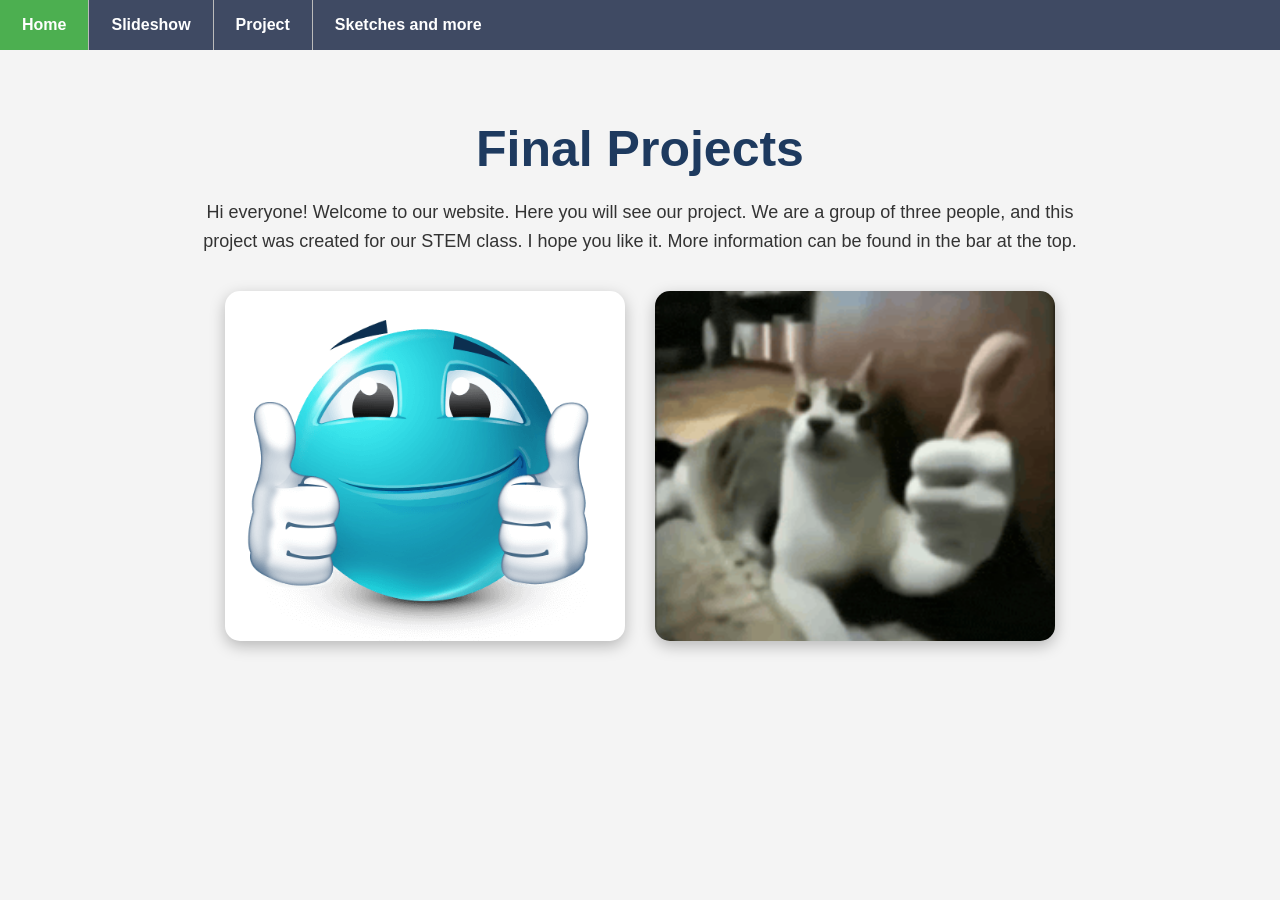
<file: index.html>
<html>
<head>
<title>Final Project</title>
<link rel="stylesheet" href="style.css">
</head>

<body>

<ul>
<li><a class="active" href="index.html">Home</a></li>
<li><a href="Slideshow.html">Slideshow</a></li>
<li><a href="JSK.html">Project</a></li>
<li><a href="Sketch.html">Sketches and more</a></li>
</ul>

<section class="hero">
<h1>Final Projects</h1>

<p>
Hi everyone! Welcome to our website. Here you will see our project.
We are a group of three people, and this project was created for our STEM class.
I hope you like it. More information can be found in the bar at the top.
</p>

<div class="images">
<img src="images/Thumbs.png" alt="Thumbs up image">
<img src="images/like-cat.gif" alt="Cat gif">
</div>
</section>

</body>
</html>
</file>
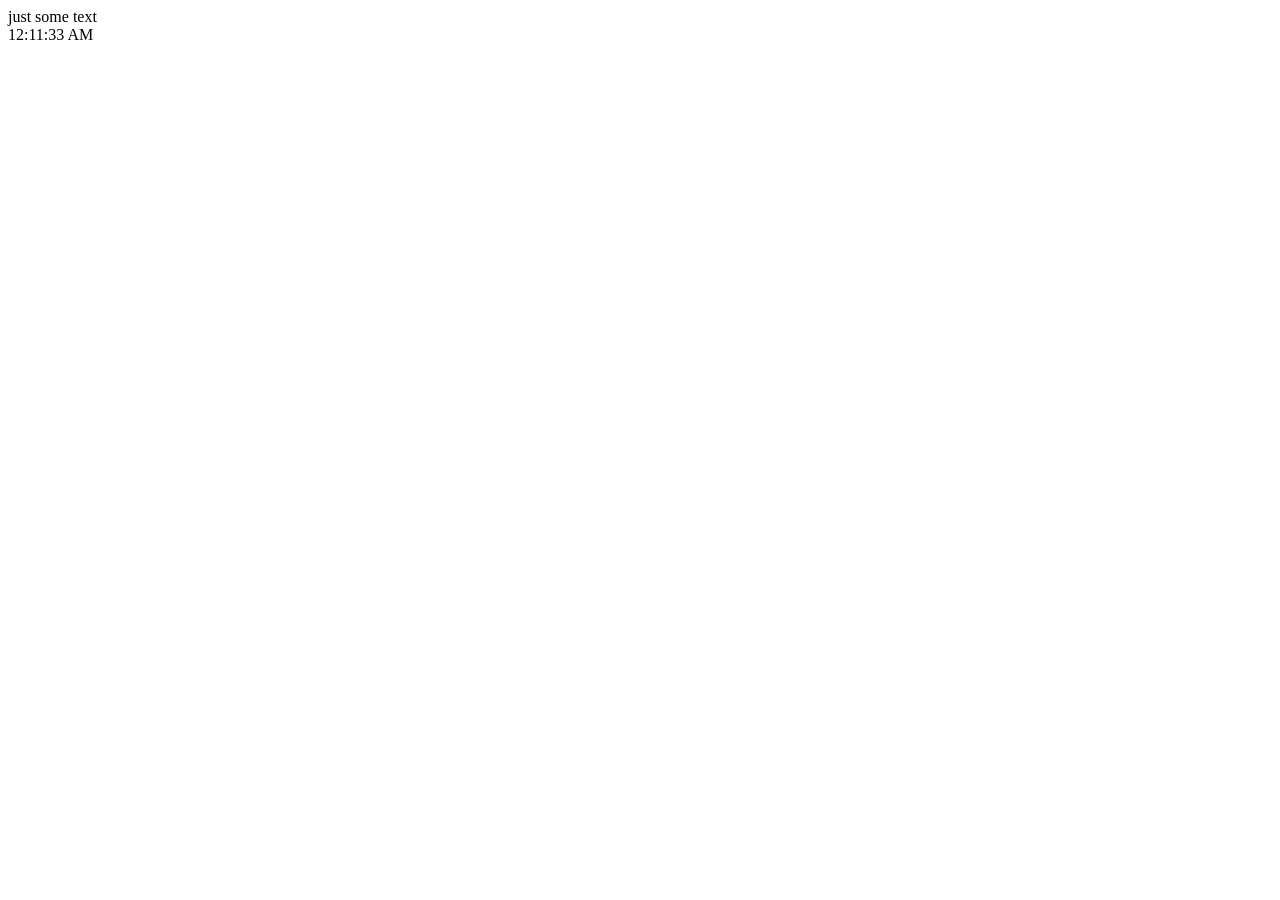
<file: index (1).html>
<HTML>
<HEAD>
<TITLE>
</TITLE>
</HEAD>
<BODY>
    just some text
    <div id="clock"></div>
    <script>
      function updateClock(){
         const now = new Date()
         document.getElementById("clock").innerText = now.toLocaleTimeString();
      }
      setInterval(updateClock,1000);
      updateClock(); 
    </script>
</BODY>
</HTML>
</file>
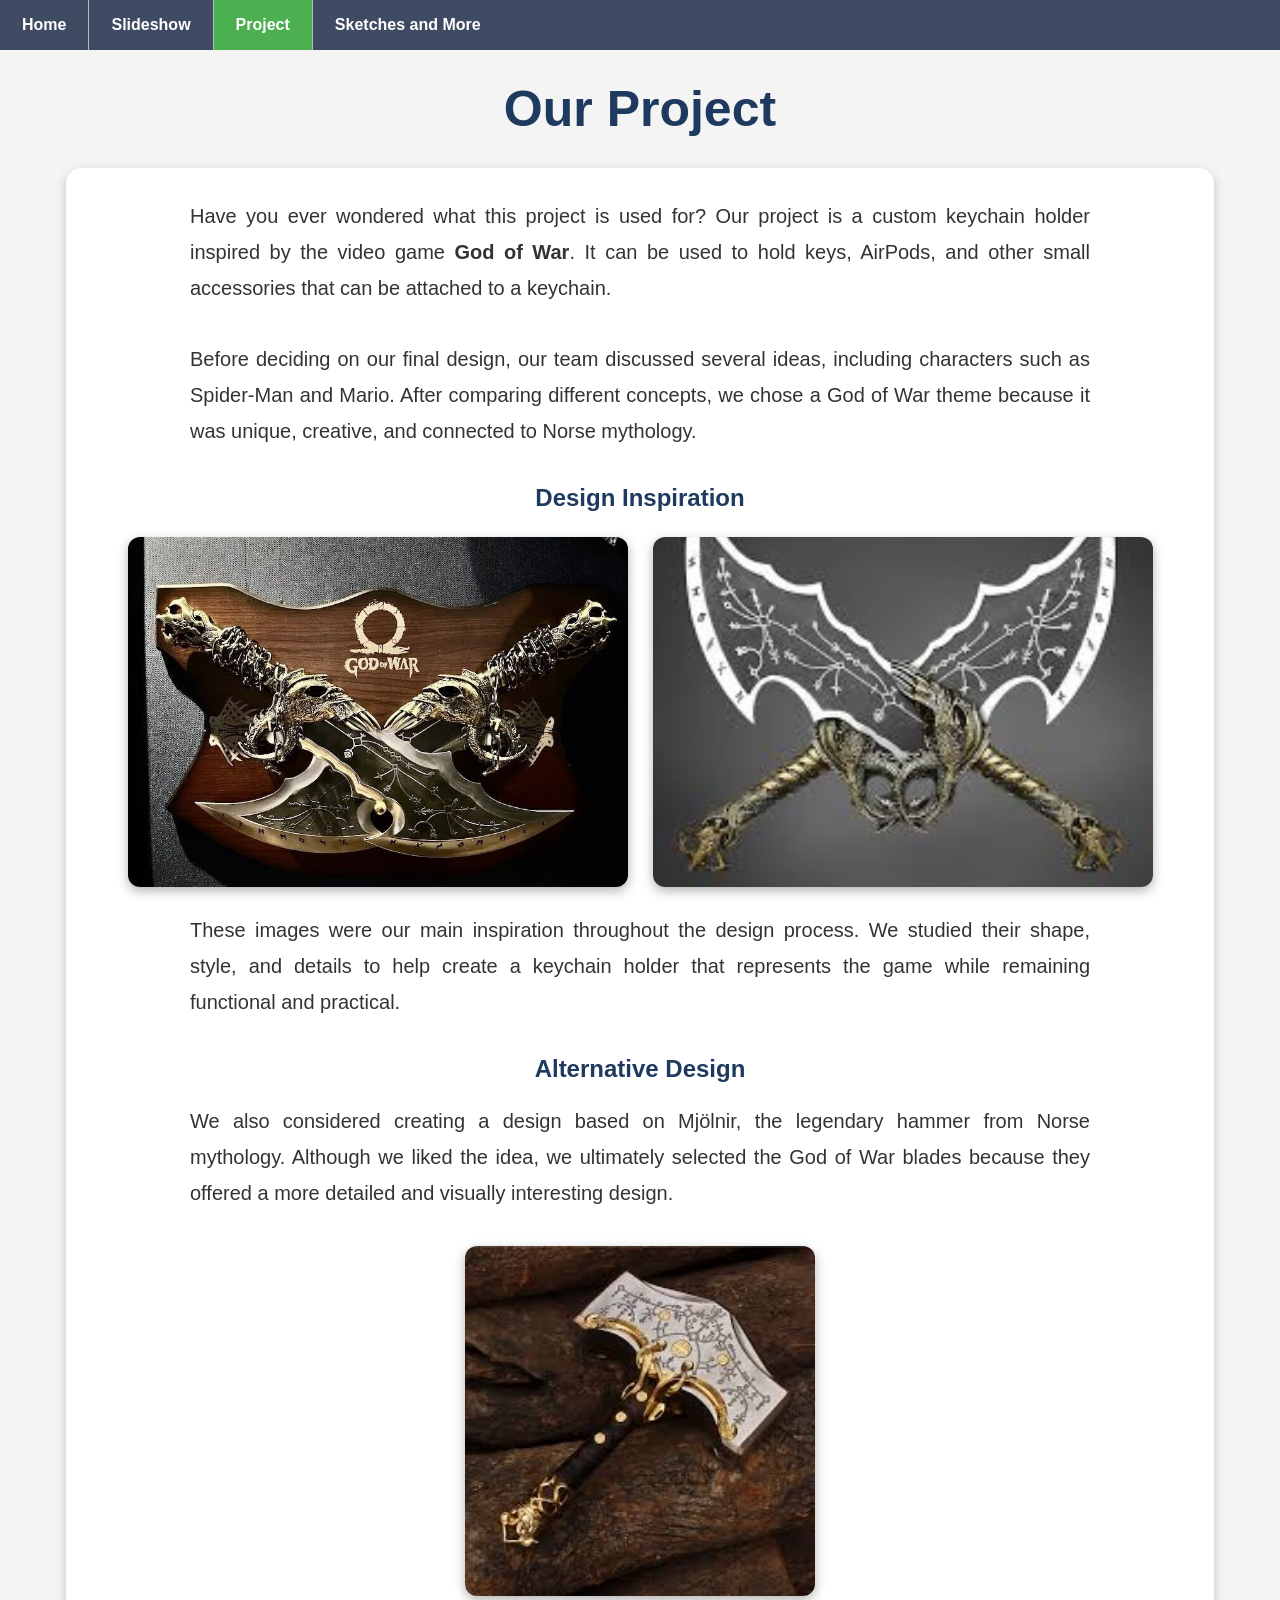
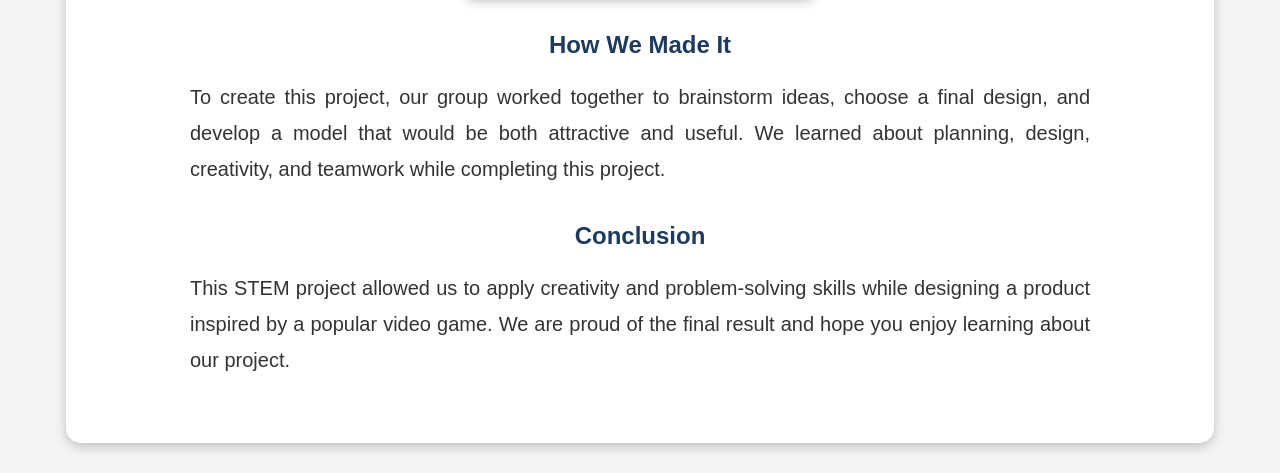
<file: JSK.html>
<html>
<head>
    <title>Our Project</title>
    <link rel="stylesheet" href="style.css" type="text/css">
</head>

<body>

    <ul>
        <li><a href="index.html">Home</a></li>
        <li><a href="Slideshow.html">Slideshow</a></li>
        <li><a class="active" href="JSK.html">Project</a></li>
        <li><a href="Sketch.html">Sketches and More</a></li>
    </ul>

    <h1>Our Project</h1>

    <div class="content">

        <p>
            Have you ever wondered what this project is used for?
            Our project is a custom keychain holder inspired by the video game
            <b>God of War</b>. It can be used to hold keys, AirPods, and other
            small accessories that can be attached to a keychain.
        </p>

        <p>
            Before deciding on our final design, our team discussed several ideas,
            including characters such as Spider-Man and Mario. After comparing
            different concepts, we chose a God of War theme because it was unique,
            creative, and connected to Norse mythology.
        </p>

        <h2>Design Inspiration</h2>

        <div class="gallery">
            <img src="images/espaditas.jpg" alt="God of War Blades">
            <img src="images/Gow.jpeg" alt="God of War Weapons">
        </div>

        <p>
            These images were our main inspiration throughout the design process.
            We studied their shape, style, and details to help create a keychain
            holder that represents the game while remaining functional and practical.
        </p>

        <h2>Alternative Design</h2>

        <p>
            We also considered creating a design based on Mjölnir, the legendary
            hammer from Norse mythology. Although we liked the idea, we ultimately
            selected the God of War blades because they offered a more detailed and
            visually interesting design.
        </p>

        <div class="single-image">
            <img src="images/miolnir.jpeg" alt="Mjolnir">
        </div>

        <h2>How We Made It</h2>

        <p>
            To create this project, our group worked together to brainstorm ideas,
            choose a final design, and develop a model that would be both attractive
            and useful. We learned about planning, design, creativity, and teamwork
            while completing this project.
        </p>

        <h2>Conclusion</h2>

        <p>
            This STEM project allowed us to apply creativity and problem-solving
            skills while designing a product inspired by a popular video game.
            We are proud of the final result and hope you enjoy learning about our project.
        </p>

    </div>

</body>
</html>
</file>
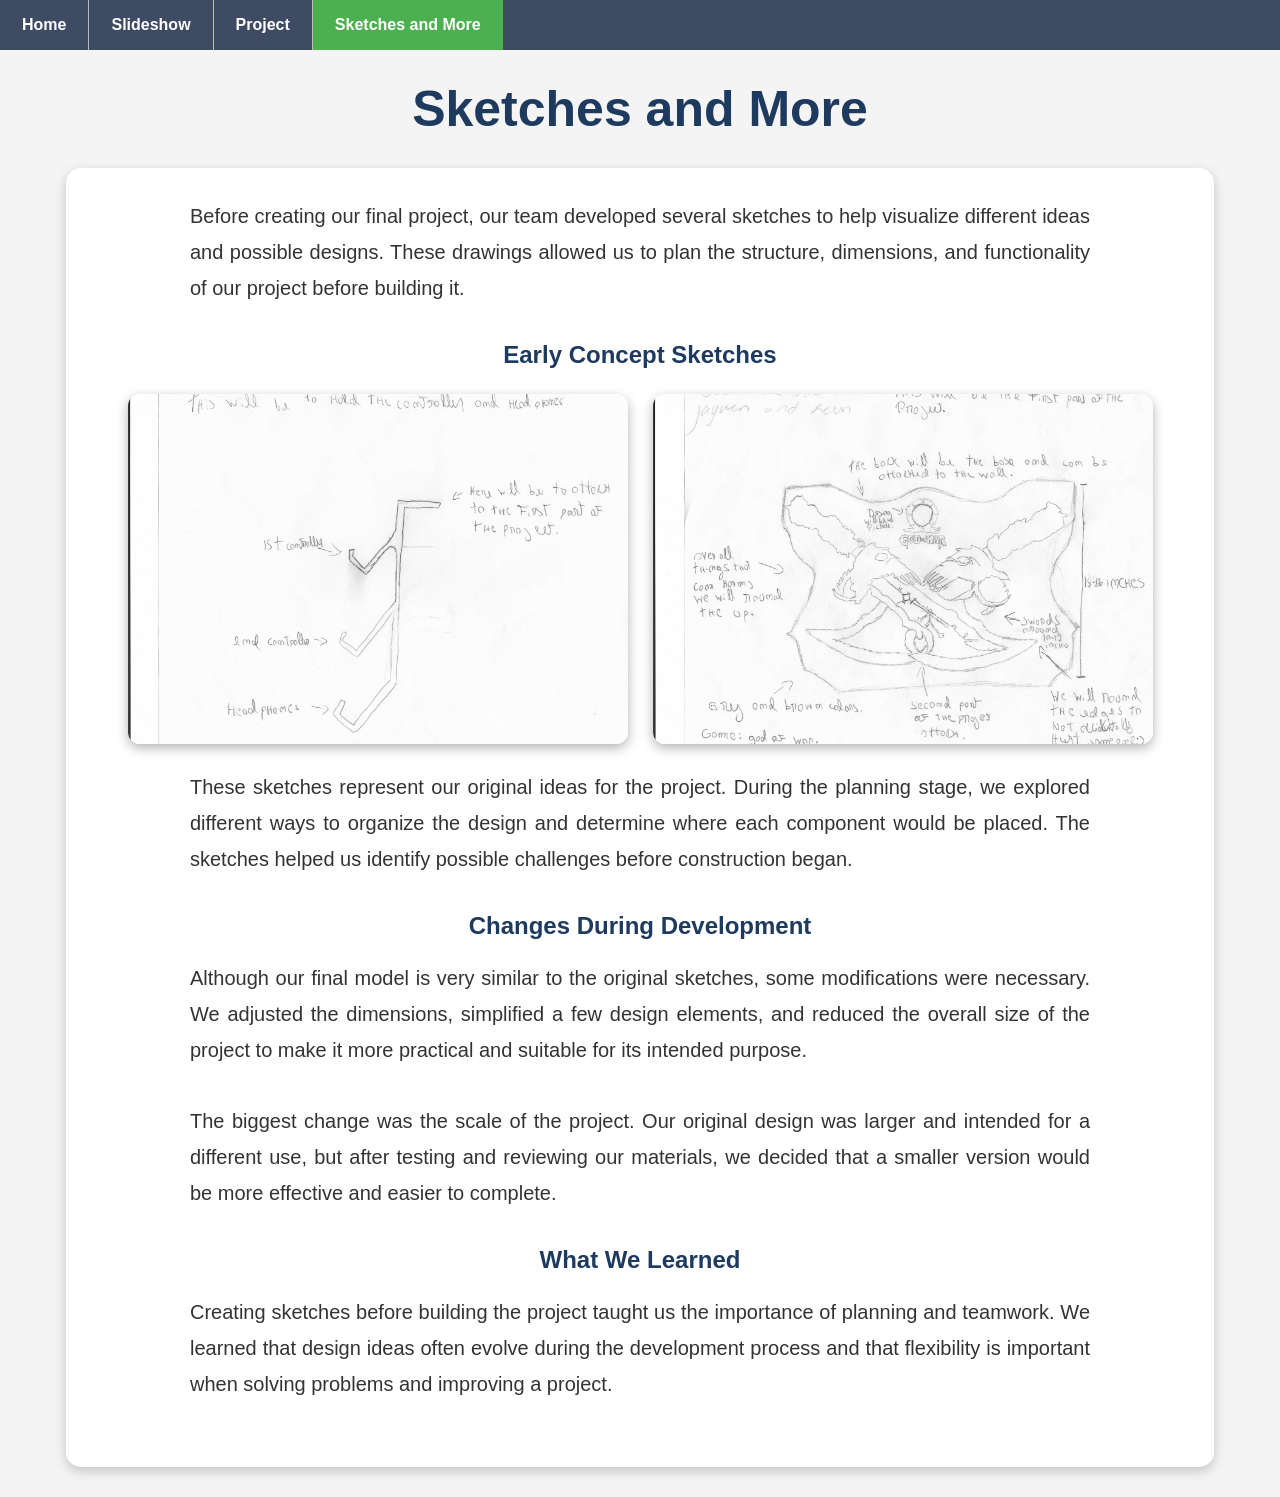
<file: Sketch.html>
<!DOCTYPE html>
<html>

<head>
    <title>Sketches and More</title>
    <link rel="stylesheet" href="style.css" type="text/css">
</head>

<body>

    <ul>
        <li><a href="index.html">Home</a></li>
        <li><a href="Slideshow.html">Slideshow</a></li>
        <li><a href="JSK.html">Project</a></li>
        <li><a class="active" href="Sketch.html">Sketches and More</a></li>
    </ul>

    <h1>Sketches and More</h1>

    <div class="content">

        <p>
            Before creating our final project, our team developed several sketches
            to help visualize different ideas and possible designs. These drawings
            allowed us to plan the structure, dimensions, and functionality of our
            project before building it.
        </p>

        <h2>Early Concept Sketches</h2>

        <div class="gallery">
            <img src="images/SketchPalo.png" alt="First Sketch">
            <img src="images/SketchSword.png" alt="Second Sketch">
        </div>

        <p>
            These sketches represent our original ideas for the project. During the
            planning stage, we explored different ways to organize the design and
            determine where each component would be placed. The sketches helped us
            identify possible challenges before construction began.
        </p>

        <h2>Changes During Development</h2>

        <p>
            Although our final model is very similar to the original sketches, some
            modifications were necessary. We adjusted the dimensions, simplified a
            few design elements, and reduced the overall size of the project to make
            it more practical and suitable for its intended purpose.
        </p>

        <p>
            The biggest change was the scale of the project. Our original design was
            larger and intended for a different use, but after testing and reviewing
            our materials, we decided that a smaller version would be more effective
            and easier to complete.
        </p>

        <h2>What We Learned</h2>

        <p>
            Creating sketches before building the project taught us the importance
            of planning and teamwork. We learned that design ideas often evolve
            during the development process and that flexibility is important when
            solving problems and improving a project.
        </p>

    </div>

</body>

</html>
</file>
<file: style.css>
ul {
list-style-type: none;
margin: 0;
padding: 0;
overflow: hidden;
background-color: #aaa;
}

li {
float: left;
border-right:1px solid #bbb;
}
li:last-child {
border-right: none;
}
li a {
display: block;
color: white;
text-align: center;
padding: 14px 16px;
text-decoration: none;
}

li a:hover:not(.active) {
background-color: #bbb;
}

.active {
background-color: #04AA6D;
}

body {
margin: 0;
font-family: Arial, Helvetica, sans-serif;
background-color: #f4f6f8;
color: #333;
}

ul {
list-style-type: none;
margin: 0;
padding: 0;
overflow: hidden;
background-color: #3f4a63;
}

li {
float: left;
}

li a {
display: block;
color: white;
text-align: center;
padding: 16px 22px;
text-decoration: none;
font-weight: bold;
}

li a:hover {
background-color: #6c7ae0;
}

.active {
background-color: #4caf50;
}

.hero {
padding: 40px;
text-align: center;
}

h1 {
font-size: 42px;
color: #2c3e50;
margin-bottom: 20px;
}

p {
max-width: 900px;
margin: 0 auto 35px auto;
font-size: 18px;
line-height: 1.6;
}

.images {
display: flex;
justify-content: center;
gap: 30px;
flex-wrap: wrap;
}

.images img {
width: 400px;
height: 350px;
object-fit: cover;
border-radius: 15px;
box-shadow: 0 5px 15px rgba(0,0,0,0.25);
background-color: white;
}

body{
    font-family: Arial, Helvetica, sans-serif;
    background:#f4f4f4;
    margin:0;
}

h1{
    text-align:center;
    color:#1e3a5f;
    margin-top:30px;
    font-size:50px;
}

h2{
    color:#1e3a5f;
    text-align:center;
    margin-top:40px;
}

.content{
    width:85%;
    margin:auto;
    background:white;
    padding:30px;
    border-radius:15px;
    box-shadow:0px 4px 10px rgba(0,0,0,0.2);
    margin-bottom:40px;
}

.content p{
    font-size:20px;
    line-height:1.8;
    text-align:justify;
}

.gallery{
    display:flex;
    justify-content:center;
    gap:25px;
    flex-wrap:wrap;
    margin-top:20px;
}

.gallery img{
    width:350px;
    height:350px;
    object-fit:cover;
    border-radius:12px;
    box-shadow:0px 4px 12px rgba(0,0,0,0.3);
}

.single-image{
    text-align:center;
    margin-top:20px;
}

.single-image img{
    width:350px;
    border-radius:12px;
    box-shadow:0px 4px 12px rgba(0,0,0,0.3);
}

body{
    font-family: Arial, Helvetica, sans-serif;
    background:#f4f4f4;
    margin:0;
}

h1{
    text-align:center;
    color:#1e3a5f;
    font-size:50px;
    margin-top:30px;
}

h2{
    text-align:center;
    color:#1e3a5f;
    margin-top:35px;
}

.content{
    width:85%;
    margin:30px auto;
    background:white;
    padding:30px;
    border-radius:15px;
    box-shadow:0px 4px 12px rgba(0,0,0,0.2);
}

.content p{
    font-size:20px;
    line-height:1.8;
    text-align:justify;
}

.gallery{
    display:flex;
    justify-content:center;
    gap:25px;
    flex-wrap:wrap;
    margin:25px 0;
}

.gallery img{
    width:500px;
    max-width:100%;
    border-radius:12px;
    box-shadow:0px 4px 12px rgba(0,0,0,0.3);
}
</file>
